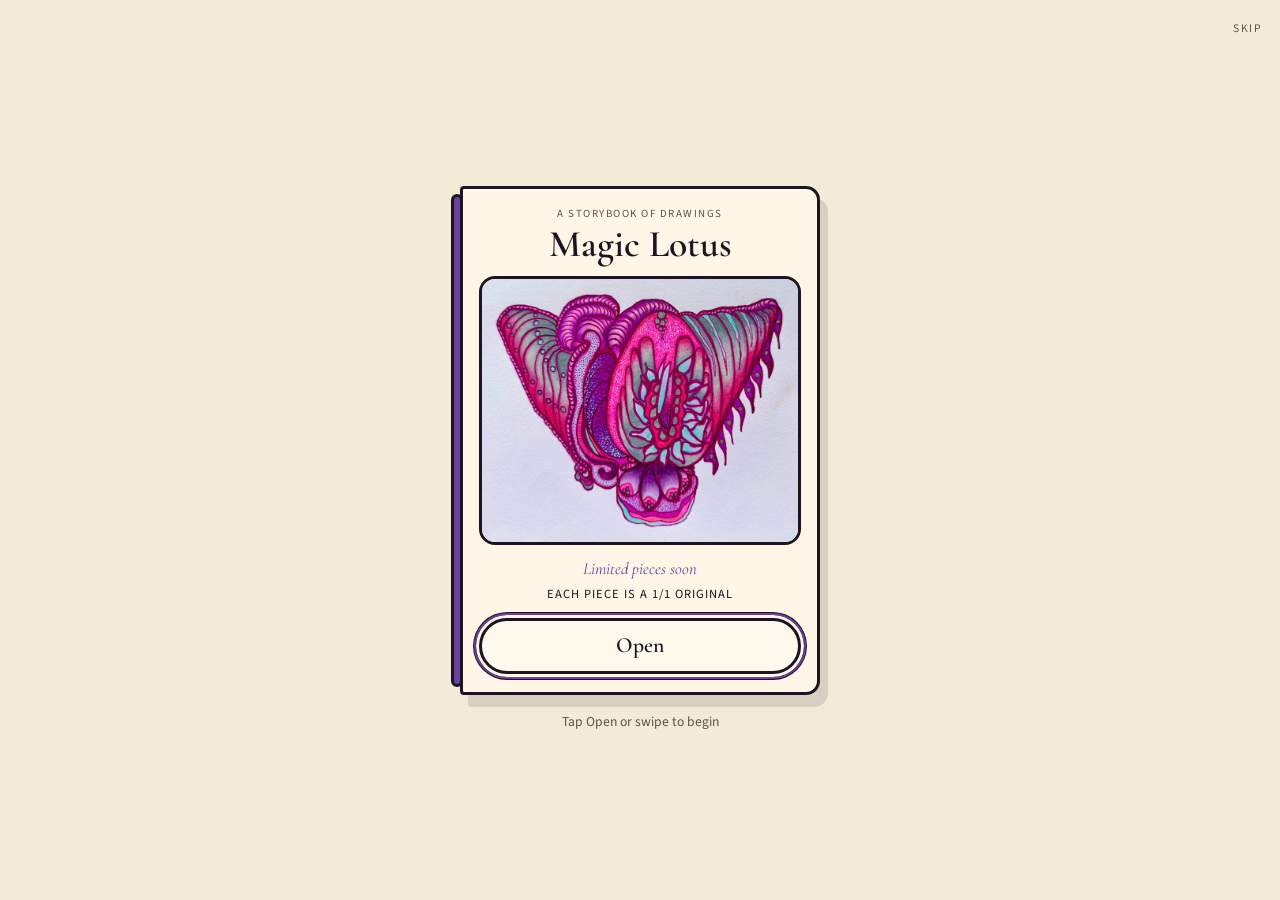
<file: index.html>
<!DOCTYPE html>
<html lang="en">
  <head>
    <meta charset="utf-8" />
    <meta name="viewport" content="width=device-width, initial-scale=1" />
    <script>
      document.documentElement.classList.add("js");
      try {
        if (!sessionStorage.getItem("magic-lotus-opened")) {
          document.documentElement.classList.add("show-cover");
        }
      } catch (e) {}
    </script>
    <title>Magic Lotus</title>
    <meta name="description" content="Magic Lotus — hand-drawn creatures, shells, and gardens. Limited pieces soon." />
    <meta name="theme-color" content="#f4ead8" />
    <link rel="canonical" href="https://magic-lotus.vercel.app/" />
    <meta property="og:type" content="website" />
    <meta property="og:site_name" content="Magic Lotus" />
    <meta property="og:title" content="Magic Lotus" />
    <meta property="og:description" content="Magic Lotus — hand-drawn creatures, shells, and gardens. Limited pieces soon." />
    <meta property="og:url" content="https://magic-lotus.vercel.app/" />
    <meta property="og:image" content="https://magic-lotus.vercel.app/images/untitled-magenta.jpg" />
    <meta property="og:image:alt" content="Untitled (Magenta), a hand-drawn work from Magic Lotus" />
    <meta name="twitter:card" content="summary_large_image" />
    <meta name="twitter:title" content="Magic Lotus" />
    <meta name="twitter:description" content="Magic Lotus — hand-drawn creatures, shells, and gardens. Limited pieces soon." />
    <meta name="twitter:image" content="https://magic-lotus.vercel.app/images/untitled-magenta.jpg" />
    <link rel="icon" href="/favicon.svg" type="image/svg+xml" />
    <link rel="preconnect" href="https://fonts.googleapis.com" />
    <link rel="preconnect" href="https://fonts.gstatic.com" crossorigin />
    <link
      href="https://fonts.googleapis.com/css2?family=Cormorant+Garamond:ital,wght@0,500;0,600;0,700;1,500;1,600&family=Source+Sans+3:ital,wght@0,400;0,600;1,400&display=swap"
      rel="stylesheet"
    />
    <link rel="stylesheet" href="/styles.css" />
  </head>
  <body>
    <div class="atmosphere" aria-hidden="true">
      <div class="stipple"></div>
      <div class="confetti-field">
        <span class="dot" style="--x:6%;--y:12%;--s:7px;--c:#d94b2b;--d:18s;--t:2.4s"></span>
        <span class="dot" style="--x:18%;--y:28%;--s:5px;--c:#2a8f8a;--d:22s;--t:3.1s"></span>
        <span class="dot" style="--x:28%;--y:8%;--s:6px;--c:#6b3fa0;--d:26s;--t:2.8s"></span>
        <span class="dot" style="--x:41%;--y:18%;--s:4px;--c:#2a3d8f;--d:20s;--t:3.6s"></span>
        <span class="dot" style="--x:55%;--y:10%;--s:8px;--c:#c42d7a;--d:24s;--t:2.2s"></span>
        <span class="dot" style="--x:68%;--y:22%;--s:5px;--c:#c8d94a;--d:19s;--t:2.9s"></span>
        <span class="dot" style="--x:79%;--y:7%;--s:6px;--c:#1f8a8a;--d:27s;--t:3.3s"></span>
        <span class="dot" style="--x:91%;--y:16%;--s:4px;--c:#e07a7a;--d:21s;--t:2.6s"></span>
        <span class="dot" style="--x:11%;--y:48%;--s:6px;--c:#6b3fa0;--d:23s;--t:3s"></span>
        <span class="dot" style="--x:23%;--y:62%;--s:8px;--c:#d94b2b;--d:29s;--t:2.5s"></span>
        <span class="dot" style="--x:37%;--y:54%;--s:5px;--c:#2ec4b6;--d:17s;--t:3.4s"></span>
        <span class="dot" style="--x:49%;--y:70%;--s:7px;--c:#2a3d8f;--d:25s;--t:2.7s"></span>
        <span class="dot" style="--x:63%;--y:46%;--s:4px;--c:#c42d7a;--d:30s;--t:3.2s"></span>
        <span class="dot" style="--x:74%;--y:58%;--s:6px;--c:#c8d94a;--d:18s;--t:2.3s"></span>
        <span class="dot" style="--x:86%;--y:42%;--s:5px;--c:#d94b2b;--d:22s;--t:2.9s"></span>
        <span class="dot" style="--x:94%;--y:66%;--s:7px;--c:#2a8f8a;--d:26s;--t:3.5s"></span>
        <span class="dot" style="--x:8%;--y:82%;--s:5px;--c:#2ec4b6;--d:20s;--t:2.8s"></span>
        <span class="dot" style="--x:31%;--y:88%;--s:7px;--c:#6b3fa0;--d:24s;--t:3.1s"></span>
        <span class="dot" style="--x:52%;--y:92%;--s:4px;--c:#e07a7a;--d:28s;--t:2.4s"></span>
        <span class="dot" style="--x:71%;--y:84%;--s:6px;--c:#2a3d8f;--d:19s;--t:3.3s"></span>
        <span class="dot" style="--x:88%;--y:90%;--s:5px;--c:#c42d7a;--d:23s;--t:2.6s"></span>
        <span class="dot" style="--x:15%;--y:72%;--s:4px;--c:#c8d94a;--d:21s;--t:3s"></span>
      </div>
      <div class="floaters">
        <img class="floater f1" src="/images/untitled-orange-thumb.jpg" alt="" />
        <img class="floater f2" src="/images/untitled-magenta-thumb.jpg" alt="" />
        <img class="floater f3" src="/images/untitled-blue-thumb.jpg" alt="" />
        <img class="floater f4" src="/images/untitled-green-thumb.jpg" alt="" />
      </div>
    </div>

    <div
      class="cover"
      id="cover"
      role="dialog"
      aria-modal="true"
      aria-labelledby="cover-title"
      aria-hidden="true"
    >
      <button type="button" class="cover-skip" id="cover-skip">Skip</button>
      <div class="book" id="book">
        <div class="book-back" aria-hidden="true"></div>
        <div class="book-spine" aria-hidden="true"></div>
        <div class="book-cover">
          <p class="cover-kicker">A storybook of drawings</p>
          <h1 id="cover-title">Magic Lotus</h1>
          <div class="cover-plate">
            <img
              src="/images/untitled-magenta-thumb.jpg"
              alt=""
              width="800"
              height="667"
              decoding="async"
            />
          </div>
          <p class="cover-soon">Limited pieces soon</p>
          <p class="cover-edition">Each piece is a 1/1 original</p>
          <button type="button" class="cover-open" id="cover-open">Open</button>
        </div>
      </div>
      <p class="cover-hint">Tap Open or swipe to begin</p>
    </div>

    <div class="site" id="site">
    <header class="site-header">
      <a class="mark" href="/">Magic Lotus</a>
      <nav class="site-nav" aria-label="Book">
        <a href="/" aria-current="page">Contents</a>
        <a href="/story">Story</a>
        <a href="/art">Art</a>
      </nav>
    </header>

      <div class="soon-banner reveal" role="status">
        <div class="soon-frame">
          <p class="soon-text"><span>Limited pieces soon</span></p>
        </div>
      </div>

      <main>
        <p class="page-kicker reveal">The first page</p>
        <h1 class="contents-title reveal" id="contents-title" tabindex="-1">Contents</h1>
        <p class="edition-note reveal">Every piece is a 1/1 original, hand-drawn in color pencil on paper.</p>
        <ol class="toc">
          <li class="reveal" style="--i: 0">
            <a href="/story">
              <span class="toc-num">I</span>
              <span class="toc-body">
                <span class="toc-title">The Story</span>
                <span class="toc-desc">How these creatures, shells, and gardens came to the page.</span>
              </span>
            </a>
          </li>
          <li class="reveal" style="--i: 1">
            <a href="/art">
              <span class="toc-num">II</span>
              <span class="toc-body">
                <span class="toc-title">The Art</span>
                <span class="toc-desc">Four hand-drawn works, waiting inside the book.</span>
              </span>
            </a>
          </li>
        </ol>
        <ul class="toc-works reveal">
          <li><a href="/art#orange">Untitled (Orange)</a></li>
          <li><a href="/art#magenta">Untitled (Magenta)</a></li>
          <li><a href="/art#blue">Untitled (Blue)</a></li>
          <li><a href="/art#green">Untitled (Green)</a></li>
        </ul>
      </main>

      <footer class="site-footer">
        <p>Hand-drawn on paper. Limited pieces soon.</p>
      </footer>
    </div>

    <script src="/site.js" defer></script>
  </body>
</html>
</file>
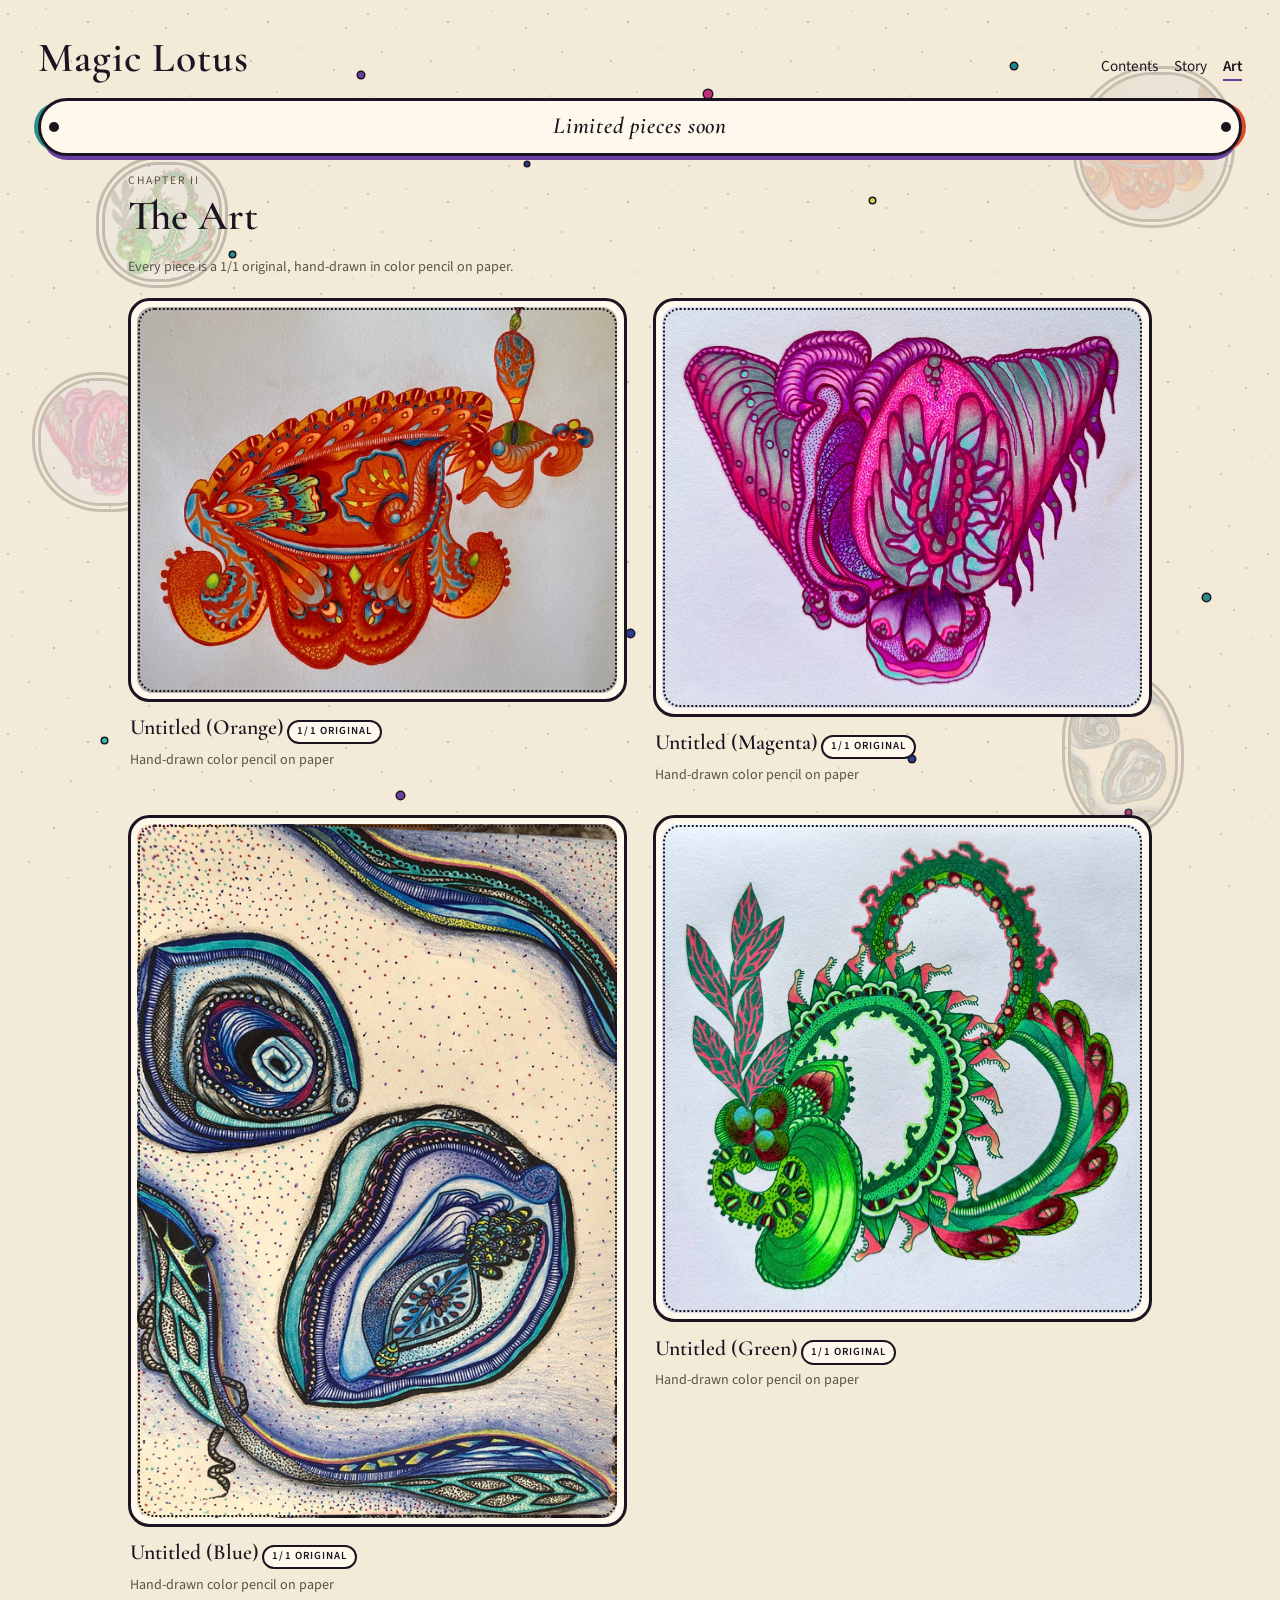
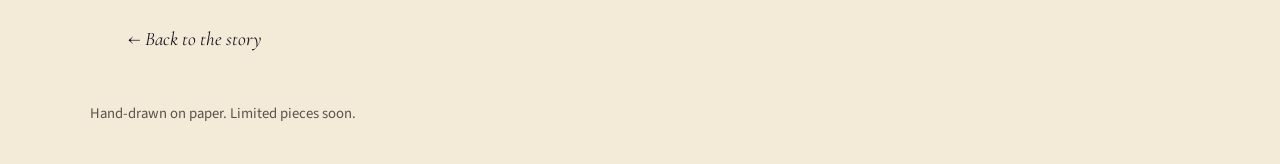
<file: art.html>
<!DOCTYPE html>
<html lang="en">
  <head>
    <meta charset="utf-8" />
    <meta name="viewport" content="width=device-width, initial-scale=1" />
    <script>
      document.documentElement.classList.add("js");
      
    </script>
    <title>The Art — Magic Lotus</title>
    <meta name="description" content="Four hand-drawn works from Magic Lotus. Limited pieces soon." />
    <meta name="theme-color" content="#f4ead8" />
    <link rel="canonical" href="https://magic-lotus.vercel.app/art" />
    <meta property="og:type" content="website" />
    <meta property="og:site_name" content="Magic Lotus" />
    <meta property="og:title" content="The Art — Magic Lotus" />
    <meta property="og:description" content="Four hand-drawn works from Magic Lotus. Limited pieces soon." />
    <meta property="og:url" content="https://magic-lotus.vercel.app/art" />
    <meta property="og:image" content="https://magic-lotus.vercel.app/images/untitled-magenta.jpg" />
    <meta property="og:image:alt" content="Untitled (Magenta), a hand-drawn work from Magic Lotus" />
    <meta name="twitter:card" content="summary_large_image" />
    <meta name="twitter:title" content="The Art — Magic Lotus" />
    <meta name="twitter:description" content="Four hand-drawn works from Magic Lotus. Limited pieces soon." />
    <meta name="twitter:image" content="https://magic-lotus.vercel.app/images/untitled-magenta.jpg" />
    <link rel="icon" href="/favicon.svg" type="image/svg+xml" />
    <link rel="preconnect" href="https://fonts.googleapis.com" />
    <link rel="preconnect" href="https://fonts.gstatic.com" crossorigin />
    <link
      href="https://fonts.googleapis.com/css2?family=Cormorant+Garamond:ital,wght@0,500;0,600;0,700;1,500;1,600&family=Source+Sans+3:ital,wght@0,400;0,600;1,400&display=swap"
      rel="stylesheet"
    />
    <link rel="stylesheet" href="/styles.css" />
  </head>
  <body>
    <div class="atmosphere" aria-hidden="true">
      <div class="stipple"></div>
      <div class="confetti-field">
        <span class="dot" style="--x:6%;--y:12%;--s:7px;--c:#d94b2b;--d:18s;--t:2.4s"></span>
        <span class="dot" style="--x:18%;--y:28%;--s:5px;--c:#2a8f8a;--d:22s;--t:3.1s"></span>
        <span class="dot" style="--x:28%;--y:8%;--s:6px;--c:#6b3fa0;--d:26s;--t:2.8s"></span>
        <span class="dot" style="--x:41%;--y:18%;--s:4px;--c:#2a3d8f;--d:20s;--t:3.6s"></span>
        <span class="dot" style="--x:55%;--y:10%;--s:8px;--c:#c42d7a;--d:24s;--t:2.2s"></span>
        <span class="dot" style="--x:68%;--y:22%;--s:5px;--c:#c8d94a;--d:19s;--t:2.9s"></span>
        <span class="dot" style="--x:79%;--y:7%;--s:6px;--c:#1f8a8a;--d:27s;--t:3.3s"></span>
        <span class="dot" style="--x:91%;--y:16%;--s:4px;--c:#e07a7a;--d:21s;--t:2.6s"></span>
        <span class="dot" style="--x:11%;--y:48%;--s:6px;--c:#6b3fa0;--d:23s;--t:3s"></span>
        <span class="dot" style="--x:23%;--y:62%;--s:8px;--c:#d94b2b;--d:29s;--t:2.5s"></span>
        <span class="dot" style="--x:37%;--y:54%;--s:5px;--c:#2ec4b6;--d:17s;--t:3.4s"></span>
        <span class="dot" style="--x:49%;--y:70%;--s:7px;--c:#2a3d8f;--d:25s;--t:2.7s"></span>
        <span class="dot" style="--x:63%;--y:46%;--s:4px;--c:#c42d7a;--d:30s;--t:3.2s"></span>
        <span class="dot" style="--x:74%;--y:58%;--s:6px;--c:#c8d94a;--d:18s;--t:2.3s"></span>
        <span class="dot" style="--x:86%;--y:42%;--s:5px;--c:#d94b2b;--d:22s;--t:2.9s"></span>
        <span class="dot" style="--x:94%;--y:66%;--s:7px;--c:#2a8f8a;--d:26s;--t:3.5s"></span>
        <span class="dot" style="--x:8%;--y:82%;--s:5px;--c:#2ec4b6;--d:20s;--t:2.8s"></span>
        <span class="dot" style="--x:31%;--y:88%;--s:7px;--c:#6b3fa0;--d:24s;--t:3.1s"></span>
        <span class="dot" style="--x:52%;--y:92%;--s:4px;--c:#e07a7a;--d:28s;--t:2.4s"></span>
        <span class="dot" style="--x:71%;--y:84%;--s:6px;--c:#2a3d8f;--d:19s;--t:3.3s"></span>
        <span class="dot" style="--x:88%;--y:90%;--s:5px;--c:#c42d7a;--d:23s;--t:2.6s"></span>
        <span class="dot" style="--x:15%;--y:72%;--s:4px;--c:#c8d94a;--d:21s;--t:3s"></span>
      </div>
      <div class="floaters">
        <img class="floater f1" src="/images/untitled-orange-thumb.jpg" alt="" />
        <img class="floater f2" src="/images/untitled-magenta-thumb.jpg" alt="" />
        <img class="floater f3" src="/images/untitled-blue-thumb.jpg" alt="" />
        <img class="floater f4" src="/images/untitled-green-thumb.jpg" alt="" />
      </div>
    </div>

    <div class="site" id="site">
    <header class="site-header">
      <a class="mark" href="/">Magic Lotus</a>
      <nav class="site-nav" aria-label="Book">
        <a href="/">Contents</a>
        <a href="/story">Story</a>
        <a href="/art" aria-current="page">Art</a>
      </nav>
    </header>

      <div class="soon-banner reveal" role="status">
        <div class="soon-frame">
          <p class="soon-text"><span>Limited pieces soon</span></p>
        </div>
      </div>

      <main>
        <p class="page-kicker reveal">Chapter II</p>
        <h1 class="contents-title reveal" tabindex="-1">The Art</h1>
        <p class="edition-note reveal">Every piece is a 1/1 original, hand-drawn in color pencil on paper.</p>
        <section id="gallery" class="gallery" aria-label="Gallery">
        <article class="work-item" id="orange">
          <button
            class="work reveal"
            type="button"
            style="--i: 0"
            data-full="/images/untitled-orange.jpg"
            aria-label="Untitled (Orange), 1/1 Original, hand-drawn color pencil on paper"
          >
            <span class="frame">
              <img
                src="/images/untitled-orange-thumb.jpg"
                alt=""
                width="800"
                height="642"
                decoding="async"
              />
            </span>
                        <span class="caption">
              <span class="title">Untitled (Orange)</span>
              <span class="edition">1/1 Original</span>
              <span class="medium">Hand-drawn color pencil on paper</span>
            </span>
          </button>
        </article>

        <article class="work-item" id="magenta">
          <button
            class="work reveal"
            type="button"
            style="--i: 1"
            data-full="/images/untitled-magenta.jpg"
            aria-label="Untitled (Magenta), 1/1 Original, hand-drawn color pencil on paper"
          >
            <span class="frame">
              <img
                src="/images/untitled-magenta-thumb.jpg"
                alt=""
                width="800"
                height="667"
                decoding="async"
              />
            </span>
                        <span class="caption">
              <span class="title">Untitled (Magenta)</span>
              <span class="edition">1/1 Original</span>
              <span class="medium">Hand-drawn color pencil on paper</span>
            </span>
          </button>
        </article>

        <article class="work-item" id="blue">
          <button
            class="work reveal"
            type="button"
            style="--i: 2"
            data-full="/images/untitled-blue.jpg"
            aria-label="Untitled (Blue), 1/1 Original, hand-drawn color pencil on paper"
          >
            <span class="frame">
              <img
                src="/images/untitled-blue-thumb.jpg"
                alt=""
                width="554"
                height="800"
                decoding="async"
              />
            </span>
                        <span class="caption">
              <span class="title">Untitled (Blue)</span>
              <span class="edition">1/1 Original</span>
              <span class="medium">Hand-drawn color pencil on paper</span>
            </span>
          </button>
        </article>

        <article class="work-item" id="green">
          <button
            class="work reveal"
            type="button"
            style="--i: 3"
            data-full="/images/untitled-green.jpg"
            aria-label="Untitled (Green), 1/1 Original, hand-drawn color pencil on paper"
          >
            <span class="frame">
              <img
                src="/images/untitled-green-thumb.jpg"
                alt=""
                width="786"
                height="800"
                decoding="async"
              />
            </span>
                        <span class="caption">
              <span class="title">Untitled (Green)</span>
              <span class="edition">1/1 Original</span>
              <span class="medium">Hand-drawn color pencil on paper</span>
            </span>
          </button>
        </article>

        </section>
        <p class="page-turn reveal"><a href="/story">← Back to the story</a></p>
      </main>

      <footer class="site-footer">
        <p>Hand-drawn on paper. Limited pieces soon.</p>
      </footer>
    </div>

    <dialog id="lightbox" class="lightbox" aria-labelledby="lightbox-title">
      <button type="button" class="lightbox-close" id="lightbox-close" aria-label="Close">
        Close
      </button>
      <figure class="lightbox-figure">
        <img id="lightbox-image" alt="" />
        <figcaption>
          <h2 id="lightbox-title"></h2>
          <p id="lightbox-edition" class="edition">1/1 Original</p>
          <p id="lightbox-medium" class="medium">Hand-drawn color pencil on paper</p>
        </figcaption>
      </figure>
    </dialog>

    <script src="/site.js" defer></script>
    <script src="/gallery.js" defer></script>
  </body>
</html>
</file>
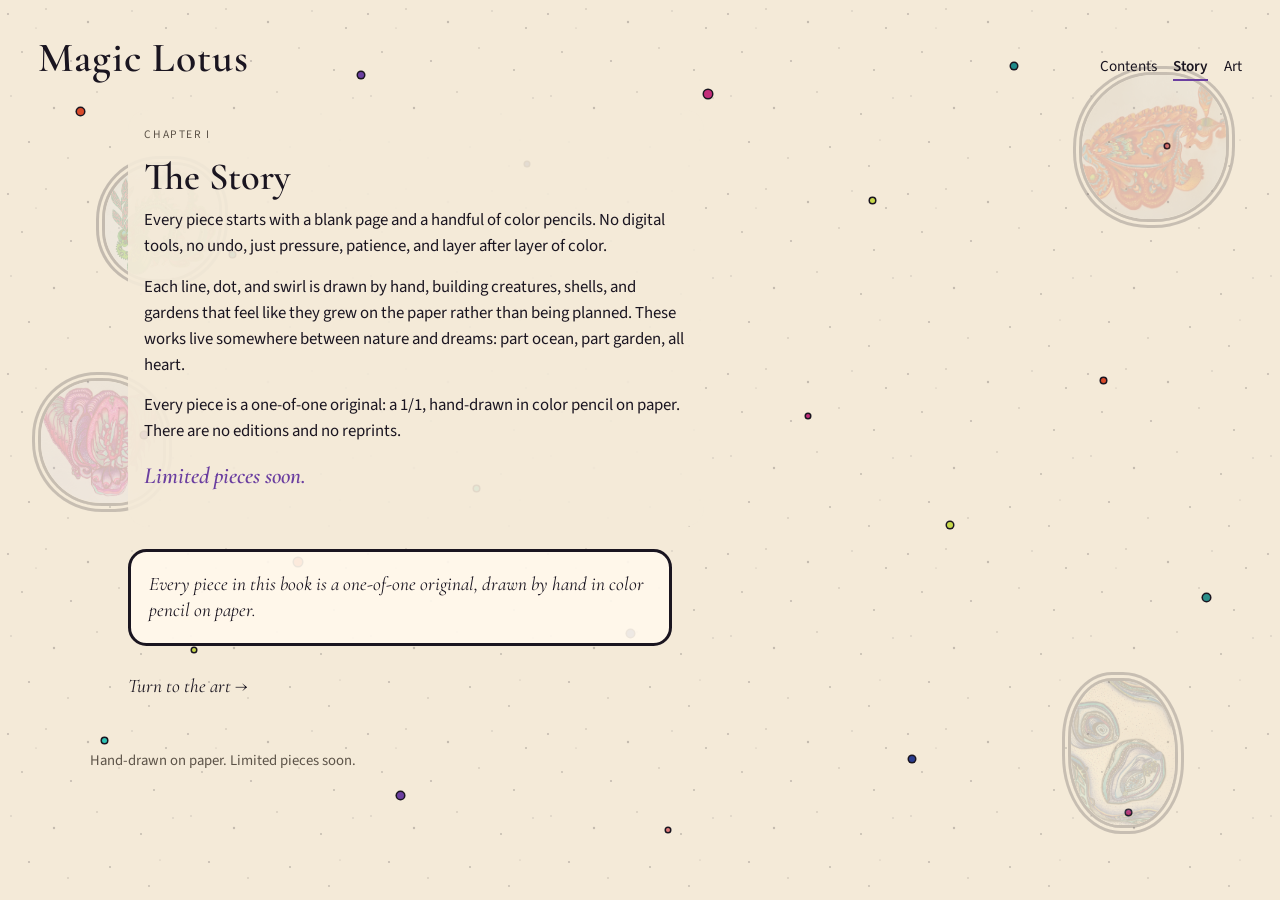
<file: story.html>
<!DOCTYPE html>
<html lang="en">
  <head>
    <meta charset="utf-8" />
    <meta name="viewport" content="width=device-width, initial-scale=1" />
    <script>
      document.documentElement.classList.add("js");
      
    </script>
    <title>The Story — Magic Lotus</title>
    <meta name="description" content="Every piece starts with a blank page and a handful of color pencils." />
    <meta name="theme-color" content="#f4ead8" />
    <link rel="canonical" href="https://magic-lotus.vercel.app/story" />
    <meta property="og:type" content="website" />
    <meta property="og:site_name" content="Magic Lotus" />
    <meta property="og:title" content="The Story — Magic Lotus" />
    <meta property="og:description" content="Every piece starts with a blank page and a handful of color pencils." />
    <meta property="og:url" content="https://magic-lotus.vercel.app/story" />
    <meta property="og:image" content="https://magic-lotus.vercel.app/images/untitled-magenta.jpg" />
    <meta property="og:image:alt" content="Untitled (Magenta), a hand-drawn work from Magic Lotus" />
    <meta name="twitter:card" content="summary_large_image" />
    <meta name="twitter:title" content="The Story — Magic Lotus" />
    <meta name="twitter:description" content="Every piece starts with a blank page and a handful of color pencils." />
    <meta name="twitter:image" content="https://magic-lotus.vercel.app/images/untitled-magenta.jpg" />
    <link rel="icon" href="/favicon.svg" type="image/svg+xml" />
    <link rel="preconnect" href="https://fonts.googleapis.com" />
    <link rel="preconnect" href="https://fonts.gstatic.com" crossorigin />
    <link
      href="https://fonts.googleapis.com/css2?family=Cormorant+Garamond:ital,wght@0,500;0,600;0,700;1,500;1,600&family=Source+Sans+3:ital,wght@0,400;0,600;1,400&display=swap"
      rel="stylesheet"
    />
    <link rel="stylesheet" href="/styles.css" />
  </head>
  <body>
    <div class="atmosphere" aria-hidden="true">
      <div class="stipple"></div>
      <div class="confetti-field">
        <span class="dot" style="--x:6%;--y:12%;--s:7px;--c:#d94b2b;--d:18s;--t:2.4s"></span>
        <span class="dot" style="--x:18%;--y:28%;--s:5px;--c:#2a8f8a;--d:22s;--t:3.1s"></span>
        <span class="dot" style="--x:28%;--y:8%;--s:6px;--c:#6b3fa0;--d:26s;--t:2.8s"></span>
        <span class="dot" style="--x:41%;--y:18%;--s:4px;--c:#2a3d8f;--d:20s;--t:3.6s"></span>
        <span class="dot" style="--x:55%;--y:10%;--s:8px;--c:#c42d7a;--d:24s;--t:2.2s"></span>
        <span class="dot" style="--x:68%;--y:22%;--s:5px;--c:#c8d94a;--d:19s;--t:2.9s"></span>
        <span class="dot" style="--x:79%;--y:7%;--s:6px;--c:#1f8a8a;--d:27s;--t:3.3s"></span>
        <span class="dot" style="--x:91%;--y:16%;--s:4px;--c:#e07a7a;--d:21s;--t:2.6s"></span>
        <span class="dot" style="--x:11%;--y:48%;--s:6px;--c:#6b3fa0;--d:23s;--t:3s"></span>
        <span class="dot" style="--x:23%;--y:62%;--s:8px;--c:#d94b2b;--d:29s;--t:2.5s"></span>
        <span class="dot" style="--x:37%;--y:54%;--s:5px;--c:#2ec4b6;--d:17s;--t:3.4s"></span>
        <span class="dot" style="--x:49%;--y:70%;--s:7px;--c:#2a3d8f;--d:25s;--t:2.7s"></span>
        <span class="dot" style="--x:63%;--y:46%;--s:4px;--c:#c42d7a;--d:30s;--t:3.2s"></span>
        <span class="dot" style="--x:74%;--y:58%;--s:6px;--c:#c8d94a;--d:18s;--t:2.3s"></span>
        <span class="dot" style="--x:86%;--y:42%;--s:5px;--c:#d94b2b;--d:22s;--t:2.9s"></span>
        <span class="dot" style="--x:94%;--y:66%;--s:7px;--c:#2a8f8a;--d:26s;--t:3.5s"></span>
        <span class="dot" style="--x:8%;--y:82%;--s:5px;--c:#2ec4b6;--d:20s;--t:2.8s"></span>
        <span class="dot" style="--x:31%;--y:88%;--s:7px;--c:#6b3fa0;--d:24s;--t:3.1s"></span>
        <span class="dot" style="--x:52%;--y:92%;--s:4px;--c:#e07a7a;--d:28s;--t:2.4s"></span>
        <span class="dot" style="--x:71%;--y:84%;--s:6px;--c:#2a3d8f;--d:19s;--t:3.3s"></span>
        <span class="dot" style="--x:88%;--y:90%;--s:5px;--c:#c42d7a;--d:23s;--t:2.6s"></span>
        <span class="dot" style="--x:15%;--y:72%;--s:4px;--c:#c8d94a;--d:21s;--t:3s"></span>
      </div>
      <div class="floaters">
        <img class="floater f1" src="/images/untitled-orange-thumb.jpg" alt="" />
        <img class="floater f2" src="/images/untitled-magenta-thumb.jpg" alt="" />
        <img class="floater f3" src="/images/untitled-blue-thumb.jpg" alt="" />
        <img class="floater f4" src="/images/untitled-green-thumb.jpg" alt="" />
      </div>
    </div>

    <div class="site" id="site">
    <header class="site-header">
      <a class="mark" href="/">Magic Lotus</a>
      <nav class="site-nav" aria-label="Book">
        <a href="/">Contents</a>
        <a href="/story" aria-current="page">Story</a>
        <a href="/art">Art</a>
      </nav>
    </header>

      <main>
        <section class="story reveal" id="story">
          <p class="page-kicker">Chapter I</p>
          <h1 tabindex="-1">The Story</h1>
          <p>
            Every piece starts with a blank page and a handful of color pencils.
            No digital tools, no undo, just pressure, patience, and layer after
            layer of color.
          </p>
          <p>
            Each line, dot, and swirl is drawn by hand, building creatures,
            shells, and gardens that feel like they grew on the paper rather than
            being planned. These works live somewhere between nature and dreams:
            part ocean, part garden, all heart.
          </p>
          <p>
            Every piece is a one-of-one original: a 1/1, hand-drawn in color
            pencil on paper. There are no editions and no reprints.
          </p>
          <p class="soon-end">Limited pieces soon.</p>
        </section>
        <aside class="back-cover reveal" aria-label="Back cover">
          <p>Every piece in this book is a one-of-one original, drawn by hand in color pencil on paper.</p>
        </aside>
        <p class="page-turn reveal"><a href="/art">Turn to the art →</a></p>
      </main>

      <footer class="site-footer">
        <p>Hand-drawn on paper. Limited pieces soon.</p>
      </footer>
    </div>

    <script src="/site.js" defer></script>
  </body>
</html>
</file>
<file: styles.css>
:root {
  --paper: #f4ead8;
  --paper-deep: #efe1c8;
  --ink: #1a1520;
  --vermilion: #d94b2b;
  --magenta: #c42d7a;
  --violet: #6b3fa0;
  --indigo: #2a3d8f;
  --teal: #2a8f8a;
  --mint: #7ed9b0;
  --lime: #c8d94a;
  --coral: #e07a7a;
  --muted: #5c5348;
  --pad: 1.35rem;
  --gap: 1.35rem;
  --frame: 3px solid var(--ink);
  --pop: 0.7s;
  --float: 28s;
  --twinkle: 2.8s;
  --marquee: 18s;
  --wobble: 0.7s;
  --lightbox: 0.42s;
  --shift: 18px;
  --tilt: 1.6deg;
}

*,
*::before,
*::after {
  box-sizing: border-box;
}

html {
  background: var(--paper);
  color: var(--ink);
  -webkit-text-size-adjust: 100%;
}

body {
  margin: 0;
  min-height: 100svh;
  position: relative;
  display: flex;
  flex-direction: column;
  font-family: "Source Sans 3", "Helvetica Neue", Helvetica, Arial, sans-serif;
  font-size: 1.05rem;
  line-height: 1.55;
  color: var(--ink);
  background: var(--paper);
  overflow-x: hidden;
}

img {
  display: block;
  max-width: 100%;
  height: auto;
}

a {
  color: inherit;
  text-decoration: none;
}

button {
  font: inherit;
  color: inherit;
}

/* Atmosphere sits behind everything and never captures clicks or width */
.atmosphere {
  position: fixed;
  inset: 0;
  z-index: 0;
  overflow: hidden;
  pointer-events: none;
}

.stipple {
  position: absolute;
  inset: 0;
  opacity: 0.22;
  background-image: url("/images/stipple.svg");
  background-size: 180px 180px;
}

.confetti-field {
  position: absolute;
  inset: 0;
}

.dot {
  position: absolute;
  top: var(--y);
  left: var(--x);
  width: var(--s);
  height: var(--s);
  border-radius: 50%;
  background: var(--c);
  box-shadow: 0 0 0 1.5px var(--ink);
  animation:
    drift var(--d) ease-in-out infinite alternate,
    twinkle var(--t) ease-in-out infinite;
}

.floaters {
  position: absolute;
  inset: 0;
}

.floater {
  position: absolute;
  object-fit: cover;
  border: 3px solid var(--ink);
  box-shadow: 0 0 0 3px var(--paper), 0 0 0 6px var(--ink);
  opacity: 0.16;
  will-change: transform;
}

.f1 {
  width: 108px;
  height: 108px;
  top: 8%;
  right: -28px;
  border-radius: 50% 42% 50% 46%;
  animation: float-a var(--float) ease-in-out infinite;
}

.f2 {
  width: 92px;
  height: 92px;
  top: 42%;
  left: -30px;
  border-radius: 46% 50% 40% 50%;
  animation: float-b 32s ease-in-out infinite;
}

.f3 {
  width: 86px;
  height: 120px;
  bottom: 8%;
  right: -24px;
  border-radius: 40% 50% 44% 48%;
  animation: float-c 36s ease-in-out infinite;
}

.f4 {
  display: none;
  width: 120px;
  height: 120px;
  top: 18%;
  left: 8%;
  border-radius: 48% 40% 50% 44%;
  animation: float-a 40s ease-in-out infinite reverse;
}

.site-header,
.soon-banner,
main,
.site-footer {
  position: relative;
  z-index: 1;
}

.site-header {
  padding: 1.75rem var(--pad) 0.85rem;
}

.mark {
  display: inline-block;
  font-family: "Cormorant Garamond", "Times New Roman", Times, serif;
  font-size: 2.15rem;
  font-weight: 600;
  letter-spacing: 0.02em;
  line-height: 1;
  animation: bob 5s ease-in-out infinite;
}

.soon-banner {
  padding: 0.15rem var(--pad) 0.5rem;
}

.soon-frame {
  position: relative;
  overflow: hidden;
  border: 3px solid var(--ink);
  border-radius: 999px;
  background: #fff8ec;
  box-shadow:
    8px 0 0 -4px var(--vermilion),
    -8px 0 0 -4px var(--teal),
    0 8px 0 -4px var(--violet);
  animation: bob 4.5s ease-in-out infinite;
}

.soon-frame::before,
.soon-frame::after {
  content: "";
  position: absolute;
  top: 50%;
  width: 10px;
  height: 10px;
  border-radius: 50%;
  background: var(--ink);
  transform: translateY(-50%);
  z-index: 2;
}

.soon-frame::before { left: 8px; }
.soon-frame::after { right: 8px; }

.soon-text {
  position: relative;
  overflow: hidden;
  margin: 0 22px;
  text-align: center;
}

.soon-text span {
  position: relative;
  display: inline-block;
  font-family: "Cormorant Garamond", "Times New Roman", Times, serif;
  font-style: italic;
  font-size: 1.25rem;
  font-weight: 600;
  letter-spacing: 0.04em;
  white-space: nowrap;
  padding: 0.5rem 0.2rem;
}

.soon-text span::after {
  content: "";
  position: absolute;
  top: 0;
  left: -40%;
  width: 35%;
  height: 100%;
  background: linear-gradient(
    90deg,
    transparent,
    rgba(255, 248, 236, 0.85),
    transparent
  );
  animation: shimmer 2.8s ease-in-out infinite;
}

main {
  flex: 1;
  width: 100%;
  max-width: 1100px;
  margin: 0 auto;
  padding: 0.5rem var(--pad) 3rem;
}

.story {
  max-width: 36rem;
  margin: 0.35rem 0 0.2rem;
  padding: 1rem 1rem 1.1rem;
  background: rgba(244, 234, 216, 0.92);
  border-radius: 1.25rem;
}

.story h1 {
  margin: 0 0 0.7rem;
  font-family: "Cormorant Garamond", "Times New Roman", Times, serif;
  font-size: 2rem;
  font-weight: 600;
  line-height: 1;
}

.story p {
  margin: 0 0 0.9rem;
}

.soon-end {
  font-family: "Cormorant Garamond", "Times New Roman", Times, serif;
  font-style: italic;
  font-size: 1.45rem;
  font-weight: 600;
  color: var(--violet);
  margin-bottom: 0;
  animation: pulse-soft 3.6s ease-in-out infinite;
}

.ribbon-wrap {
  margin: 0.4rem -0.35rem 1.4rem;
  overflow: hidden;
}

.ribbon {
  width: 100%;
  height: 54px;
  animation: ribbon-sway 8s ease-in-out infinite;
  transform-origin: center;
}

.gallery {
  display: grid;
  grid-template-columns: 1fr;
  gap: var(--gap);
}

.work {
  appearance: none;
  -webkit-appearance: none;
  display: block;
  width: 100%;
  margin: 0;
  padding: 0;
  border: 0;
  background: none;
  text-align: left;
  cursor: pointer;
  transform-origin: center;
  transition: transform 0.35s cubic-bezier(0.22, 1.2, 0.36, 1);
}

.frame {
  position: relative;
  display: block;
  overflow: hidden;
  background: #fff8ec;
  border: var(--frame);
  border-radius: 1.35rem;
  padding: 0.4rem;
}

.frame::before {
  content: "";
  position: absolute;
  inset: 7px;
  border-radius: 1.05rem;
  pointer-events: none;
  box-shadow:
    12px 8px 0 -9px var(--vermilion),
    50% 8px 0 -9px var(--teal),
    calc(100% - 12px) 8px 0 -9px var(--violet),
    10px calc(100% - 8px) 0 -9px var(--indigo),
    calc(100% - 10px) calc(100% - 8px) 0 -9px var(--magenta);
  /* fallback beads drawn as a dotted inner stroke */
  border: 2px dotted var(--ink);
  z-index: 1;
}

.frame img {
  width: 100%;
  border-radius: 0.95rem;
}

.caption {
  display: block;
  padding: 0.7rem 0.15rem 0.2rem;
}

.title {
  font-family: "Cormorant Garamond", "Times New Roman", Times, serif;
  font-size: 1.35rem;
  font-weight: 600;
  line-height: 1.2;
}

@media (hover: hover) and (pointer: fine) {
  .work:hover {
    transform: rotate(var(--tilt)) translateY(-6px) scale(1.03);
  }

  .work:hover .frame img {
    transform: scale(1.03);
  }

  .frame img {
    transition: transform 0.45s ease;
  }
}

.work:focus-visible {
  outline: none;
}

.work:focus-visible .frame {
  outline: 2px solid var(--violet);
  outline-offset: 4px;
}

.work.wobble {
  animation: wobble var(--wobble) cubic-bezier(0.22, 1.2, 0.36, 1);
}

.site-footer {
  padding: 0 var(--pad) 2.4rem;
  color: var(--muted);
  font-size: 0.92rem;
}

.site-footer p {
  margin: 0;
  max-width: 1100px;
  margin-inline: auto;
}

.lightbox {
  width: 100%;
  max-width: none;
  height: 100%;
  max-height: none;
  margin: 0;
  padding: 1rem var(--pad) 1.75rem;
  border: 0;
  background: #161318;
  color: #f6ead8;
  opacity: 0;
  transform: scale(0.86) rotate(-2deg) translateY(18px);
}

.lightbox.is-open {
  animation: lightbox-in var(--lightbox) cubic-bezier(0.22, 1.3, 0.36, 1) both;
}

.lightbox.is-out {
  animation: lightbox-out 0.28s ease both;
}

.lightbox::backdrop {
  background: #161318;
  opacity: 0.97;
}

.lightbox-close {
  display: block;
  margin: 0 0 1rem auto;
  padding: 0.35rem 0;
  border: 0;
  background: none;
  color: #f6ead8;
  font-family: "Source Sans 3", sans-serif;
  font-size: 0.72rem;
  letter-spacing: 0.14em;
  text-transform: uppercase;
  cursor: pointer;
}

.lightbox-close:focus-visible {
  outline: 1px solid #f6ead8;
  outline-offset: 4px;
}

.lightbox-figure {
  margin: 0;
  display: flex;
  flex-direction: column;
  justify-content: center;
  min-height: calc(100svh - 4.5rem);
}

.lightbox-figure img {
  width: 100%;
  max-height: 74svh;
  object-fit: contain;
  margin-inline: auto;
  border: 3px solid #f6ead8;
  border-radius: 1.1rem;
  background: #1a1520;
}

.lightbox-figure figcaption {
  padding-top: 0.9rem;
}

.lightbox-figure h2 {
  margin: 0;
  font-family: "Cormorant Garamond", "Times New Roman", Times, serif;
  font-size: 1.7rem;
  font-weight: 600;
}

/* Reveal: visible by default so a JS failure never hides the work */
.reveal {
  opacity: 1;
}

.js .reveal:not(.is-in) {
  opacity: 0;
  transform: translateY(var(--shift)) scale(0.96);
}

.js .reveal.is-in {
  animation: pop-in var(--pop) cubic-bezier(0.22, 1.2, 0.36, 1) both;
}

.js .work.reveal.is-in {
  animation-delay: calc(var(--i, 0) * 0.1s);
}

.js .soon-banner.reveal.is-in { animation-delay: 0.04s; }
.js .story.reveal.is-in { animation-delay: 0.08s; }

@keyframes pop-in {
  from {
    opacity: 0;
    transform: translateY(var(--shift)) scale(0.96);
  }
  to {
    opacity: 1;
    transform: none;
  }
}

@keyframes drift {
  from { transform: translate3d(0, 0, 0); }
  to { transform: translate3d(12px, -18px, 0); }
}

@keyframes twinkle {
  0%, 100% { opacity: 0.35; }
  50% { opacity: 1; }
}

@keyframes float-a {
  0%, 100% { transform: translate3d(0, 0, 0) rotate(-6deg); }
  50% { transform: translate3d(-18px, 22px, 0) rotate(7deg); }
}

@keyframes float-b {
  0%, 100% { transform: translate3d(0, 0, 0) rotate(8deg); }
  50% { transform: translate3d(16px, -20px, 0) rotate(-6deg); }
}

@keyframes float-c {
  0%, 100% { transform: translate3d(0, 0, 0) rotate(-4deg); }
  50% { transform: translate3d(-14px, -18px, 0) rotate(8deg); }
}

@keyframes bob {
  0%, 100% { transform: translateY(0); }
  50% { transform: translateY(-4px); }
}

@keyframes marquee {
  from { transform: translate3d(0, 0, 0); }
  to { transform: translate3d(-50%, 0, 0); }
}

@keyframes shimmer {
  0% { transform: translate3d(0, 0, 0); opacity: 0; }
  20% { opacity: 0.9; }
  100% { transform: translate3d(420%, 0, 0); opacity: 0; }
}

@keyframes pulse-soft {
  0%, 100% { transform: scale(1); opacity: 1; }
  50% { transform: scale(1.04); opacity: 0.85; }
}

@keyframes ribbon-sway {
  0%, 100% { transform: translateY(0) scaleX(1); }
  50% { transform: translateY(3px) scaleX(1.015); }
}

@keyframes wobble {
  0% { transform: rotate(0) scale(1); }
  25% { transform: rotate(-3.2deg) scale(1.05) translateY(-6px); }
  55% { transform: rotate(2.6deg) scale(1.03); }
  100% { transform: rotate(0) scale(1); }
}

@keyframes lightbox-in {
  from {
    opacity: 0;
    transform: scale(0.86) rotate(-2deg) translateY(18px);
  }
  to {
    opacity: 1;
    transform: none;
  }
}

@keyframes lightbox-out {
  from {
    opacity: 1;
    transform: none;
  }
  to {
    opacity: 0;
    transform: scale(0.92) rotate(1.5deg) translateY(10px);
  }
}

@media (min-width: 720px) {
  :root {
    --pad: 2.4rem;
    --gap: 1.6rem;
  }

  .site-header {
    padding: 2.4rem var(--pad) 1rem;
  }

  .mark {
    font-size: 2.6rem;
  }

  .soon-text span {
    font-size: 1.45rem;
  }

  .floater {
    opacity: 0.2;
  }

  .story h1 {
    font-size: 2.4rem;
  }

  .gallery {
    grid-template-columns: 1fr 1fr;
    align-items: start;
  }

  .f4 {
    display: block;
    opacity: 0.22;
  }

  .f1 { width: 150px; height: 150px; right: 4%; }
  .f2 { width: 128px; height: 128px; left: 3%; }
  .f3 { width: 110px; height: 150px; right: 8%; }

  .ribbon {
    height: 72px;
  }
}

@media (prefers-reduced-motion: reduce) {
  :root {
    --pop: 1.6s;
    --float: 72s;
    --twinkle: 7s;
    --marquee: 48s;
    --wobble: 1.6s;
    --lightbox: 0.9s;
    --shift: 8px;
    --tilt: 0.6deg;
  }

  .dot {
    animation-duration: 72s, 7s;
  }

  .soon-text span::after {
    animation-duration: 8s;
  }

  .mark,
  .soon-end,
  .ribbon {
    animation-duration: 12s;
  }
}

:root {
  --open: 1s;
}

.site-header {
  display: flex;
  flex-wrap: wrap;
  align-items: baseline;
  justify-content: space-between;
  gap: 0.55rem 1.25rem;
}

.site-nav {
  display: flex;
  gap: 1rem;
  font-size: 0.95rem;
}

.site-nav a {
  box-shadow: 0 0 0 transparent;
}

.site-nav a[aria-current="page"] {
  font-weight: 600;
  box-shadow: 0 2px 0 var(--violet);
}

.site-nav a:focus-visible,
.cover-open:focus-visible,
.cover-skip:focus-visible,
.toc a:focus-visible,
.page-turn a:focus-visible,
.toc-works a:focus-visible {
  outline: 2px solid var(--violet);
  outline-offset: 3px;
}

.page-kicker {
  margin: 0 0 0.35rem;
  color: var(--muted);
  font-size: 0.72rem;
  letter-spacing: 0.14em;
  text-transform: uppercase;
}

.contents-title,
.story h1 {
  font-family: "Cormorant Garamond", "Times New Roman", Times, serif;
}

.contents-title {
  margin: 0 0 1.25rem;
  font-size: 2.15rem;
  font-weight: 600;
  line-height: 1;
}

.contents-title:focus {
  outline: none;
}

.toc {
  list-style: none;
  margin: 0;
  padding: 0;
  max-width: 34rem;
}

.toc li + li {
  margin-top: 0.85rem;
}

.toc a {
  display: flex;
  gap: 0.9rem;
  align-items: flex-start;
  padding: 0.95rem 1rem;
  background: rgba(255, 248, 236, 0.92);
  border: 3px solid var(--ink);
  border-radius: 1.15rem;
  transition: transform 0.35s cubic-bezier(0.22, 1.2, 0.36, 1);
}

@media (hover: hover) and (pointer: fine) {
  .toc a:hover {
    transform: translateY(-3px) rotate(-0.4deg);
  }
}

.toc-num {
  font-family: "Cormorant Garamond", "Times New Roman", Times, serif;
  font-size: 1.55rem;
  font-weight: 600;
  color: var(--violet);
  line-height: 1;
  min-width: 1.2rem;
}

.toc-title {
  display: block;
  font-family: "Cormorant Garamond", "Times New Roman", Times, serif;
  font-size: 1.45rem;
  font-weight: 600;
  line-height: 1.15;
}

.toc-desc {
  display: block;
  margin-top: 0.2rem;
  color: var(--muted);
  font-size: 0.95rem;
}

.toc-works {
  list-style: none;
  margin: 1.4rem 0 0;
  padding: 0;
  max-width: 34rem;
}

.toc-works li {
  border-bottom: 1px dotted rgba(26, 21, 32, 0.35);
}

.toc-works a {
  display: flex;
  justify-content: space-between;
  padding: 0.55rem 0.1rem;
  font-family: "Cormorant Garamond", "Times New Roman", Times, serif;
  font-size: 1.2rem;
}

.toc-works a::after {
  content: "p. art";
  color: var(--muted);
  font-family: "Source Sans 3", sans-serif;
  font-size: 0.68rem;
  letter-spacing: 0.08em;
  text-transform: uppercase;
  align-self: center;
}

.page-turn {
  margin: 1.6rem 0 0;
  font-family: "Cormorant Garamond", "Times New Roman", Times, serif;
  font-size: 1.2rem;
  font-style: italic;
}

.work-item {
  scroll-margin-top: 1.25rem;
}

/* Cover is hidden unless JS asks to show it, so no-JS visitors see the home page. */
.cover {
  display: none;
}

.js.show-cover .cover {
  display: flex;
  flex-direction: column;
  align-items: center;
  justify-content: center;
  position: fixed;
  inset: 0;
  z-index: 30;
  padding: 1.15rem 1.15rem 1.4rem;
  background: var(--paper);
  overflow: hidden;
}

.js.show-cover body {
  overflow: hidden;
}

.cover-skip {
  position: absolute;
  top: 0.9rem;
  right: 0.9rem;
  padding: 0.35rem 0.2rem;
  border: 0;
  background: none;
  color: var(--muted);
  font-size: 0.72rem;
  letter-spacing: 0.14em;
  text-transform: uppercase;
  cursor: pointer;
}

.book {
  position: relative;
  width: min(78vw, 320px);
  margin-top: 1.4rem;
  perspective: 1600px;
  transform-style: preserve-3d;
}

.book-back {
  position: absolute;
  inset: 10px 0 10px 6px;
  background: #fff8ec;
  border: 3px solid var(--ink);
  border-radius: 4px 12px 12px 4px;
  z-index: 1;
}

.book-spine {
  position: absolute;
  left: -9px;
  top: 8px;
  bottom: 8px;
  width: 12px;
  background: var(--violet);
  border: 3px solid var(--ink);
  border-radius: 6px;
  z-index: 3;
}

.book-cover {
  position: relative;
  z-index: 2;
  padding: 1.05rem 1rem 1.15rem;
  background: #fff6e8;
  border: 3px solid var(--ink);
  border-radius: 4px 14px 14px 4px;
  box-shadow: 8px 12px 0 0 rgba(26, 21, 32, 0.12);
  transform-origin: left center;
  transition: transform var(--open) cubic-bezier(0.18, 0.72, 0.22, 1);
}

.cover-kicker {
  margin: 0 0 0.2rem;
  text-align: center;
  color: var(--muted);
  font-size: 0.68rem;
  letter-spacing: 0.14em;
  text-transform: uppercase;
}

.book-cover h1 {
  margin: 0 0 0.75rem;
  text-align: center;
  font-family: "Cormorant Garamond", "Times New Roman", Times, serif;
  font-size: 2rem;
  font-weight: 600;
  line-height: 1;
}

.cover-plate {
  overflow: hidden;
  border: 3px solid var(--ink);
  border-radius: 1rem;
  background: #fff8ec;
  animation: bob 5s ease-in-out infinite;
}

.cover-plate img {
  width: 100%;
}

.cover-soon {
  margin: 0.7rem 0 0;
  text-align: center;
  font-family: "Cormorant Garamond", "Times New Roman", Times, serif;
  font-style: italic;
  font-size: 1.05rem;
  color: var(--violet);
}

.cover-open {
  display: block;
  width: 100%;
  margin-top: 0.85rem;
  padding: 0.5rem 1rem;
  border: 3px solid var(--ink);
  border-radius: 999px;
  background: #fff8ec;
  font-family: "Cormorant Garamond", "Times New Roman", Times, serif;
  font-size: 1.35rem;
  font-weight: 600;
  cursor: pointer;
  box-shadow: 0 0 0 3px #fff6e8, 0 0 0 6px var(--ink);
}

.cover-hint {
  margin: 1rem 0 0;
  color: var(--muted);
  font-size: 0.85rem;
}

.js.show-cover.is-opening .book-cover {
  transform: rotateY(-155deg);
}

.js.show-cover.is-opening .cover {
  animation: cover-fade var(--open) ease both;
}

.js.show-cover.is-skip .book-cover {
  transform: rotateY(-24deg);
}

.js.show-cover.is-skip .cover {
  animation: cover-fade 0.32s ease both;
}

@keyframes cover-fade {
  0%,
  55% {
    opacity: 1;
  }
  100% {
    opacity: 0;
  }
}

@media (min-width: 720px) {
  .contents-title {
    font-size: 2.6rem;
  }

  .book {
    width: 360px;
  }

  .book-cover h1 {
    font-size: 2.35rem;
  }
}

@media (prefers-reduced-motion: reduce) {
  :root {
    --open: 1.8s;
  }

  .cover-plate {
    animation-duration: 12s;
  }
}

.edition {
  display: inline-block;
  margin: 0.4rem 0 0;
  padding: 0.12rem 0.5rem;
  border: 2px solid var(--ink);
  border-radius: 999px;
  background: #fff8ec;
  font-size: 0.68rem;
  font-weight: 600;
  letter-spacing: 0.1em;
  text-transform: uppercase;
}

.medium,
.edition-note {
  margin: 0.35rem 0 0;
  color: var(--muted);
  font-size: 0.88rem;
}

.edition-note {
  max-width: 34rem;
  margin: 0 0 1.15rem;
}

.caption .edition {
  display: inline-block;
}
.caption .medium {
  display: block;
}

.lightbox .edition {
  margin-top: 0.55rem;
  border-color: #f6ead8;
  background: transparent;
  color: #f6ead8;
}

.lightbox .medium {
  color: #c9c1b6;
}

.back-cover {
  max-width: 34rem;
  margin: 1.4rem 0 0;
  padding: 1.15rem 1.1rem 1.2rem;
  border: 3px solid var(--ink);
  border-radius: 1.15rem;
  background: rgba(255, 248, 236, 0.92);
}

.back-cover p {
  margin: 0;
  font-family: "Cormorant Garamond", "Times New Roman", Times, serif;
  font-style: italic;
  font-size: 1.2rem;
  line-height: 1.4;
}

.cover-edition {
  margin: 0.2rem 0 0;
  text-align: center;
  font-size: 0.78rem;
  letter-spacing: 0.08em;
  text-transform: uppercase;
  color: var(--ink);
}
</file>
